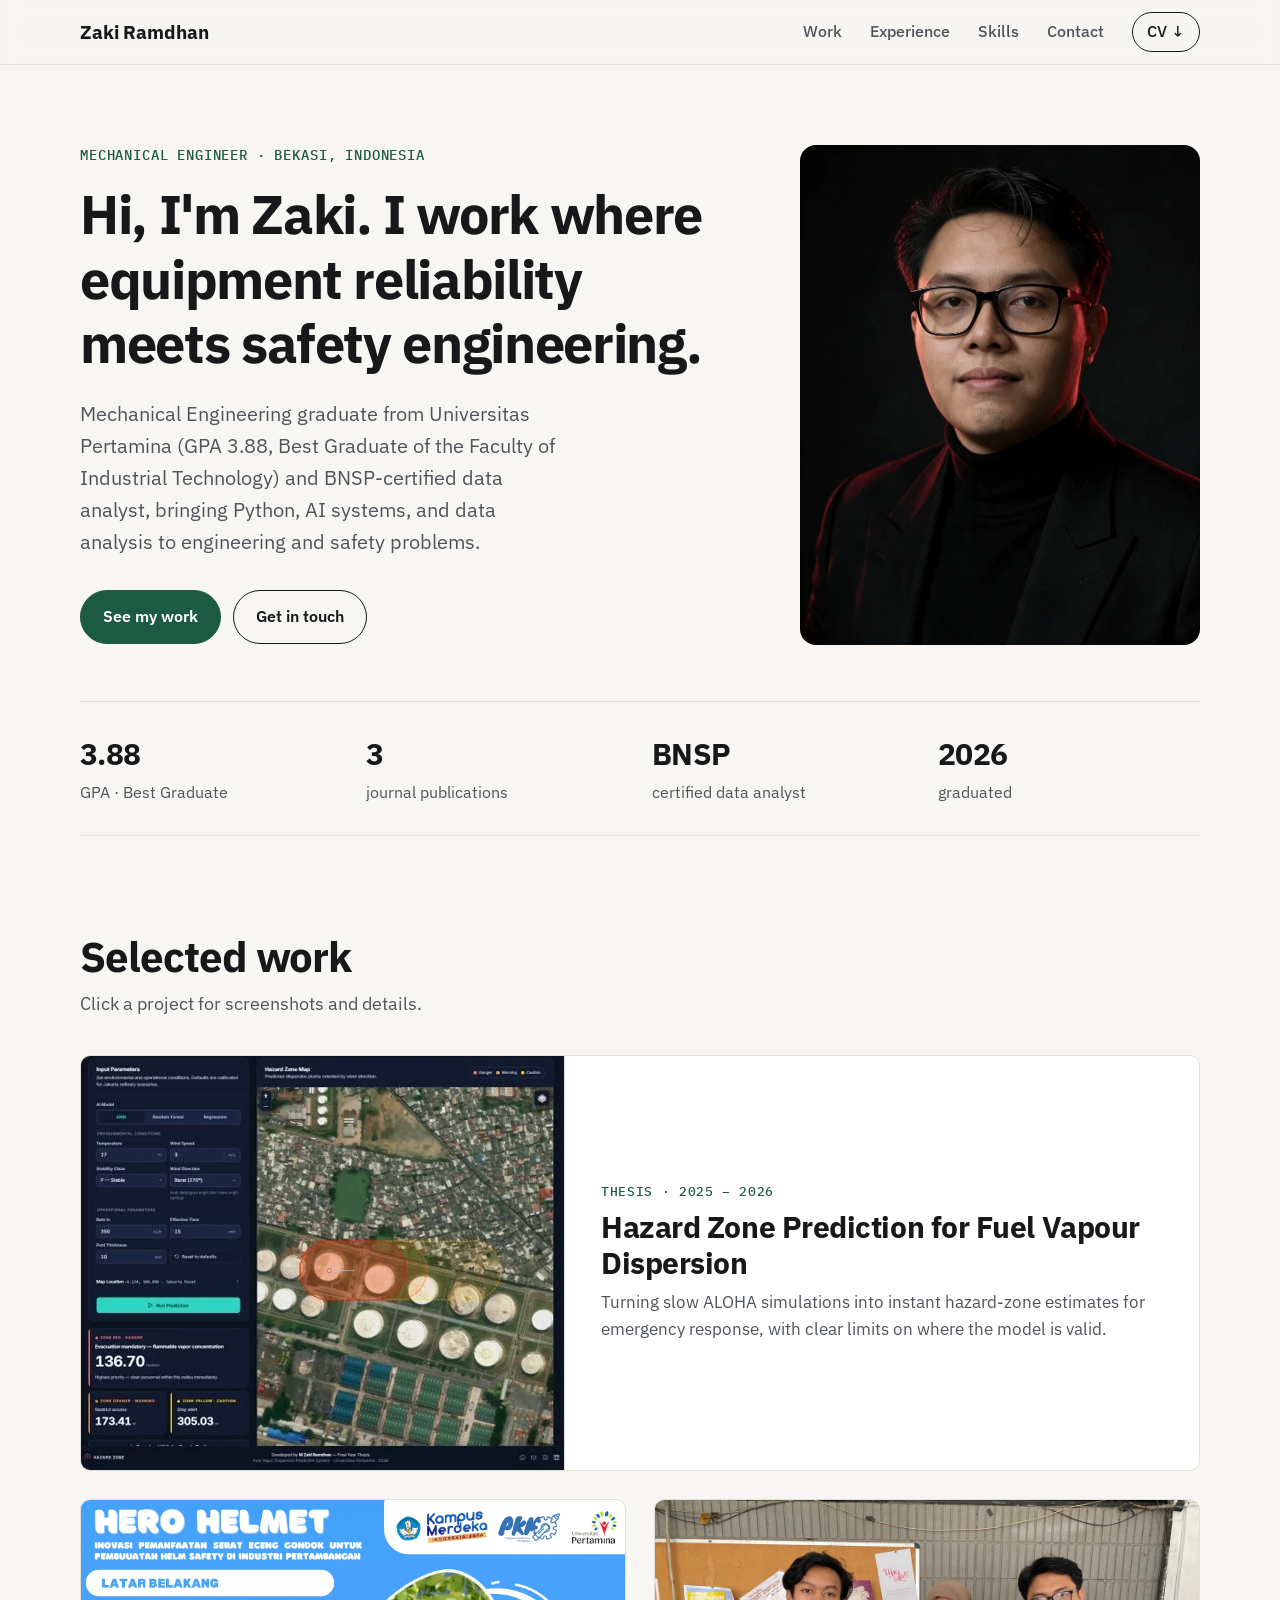
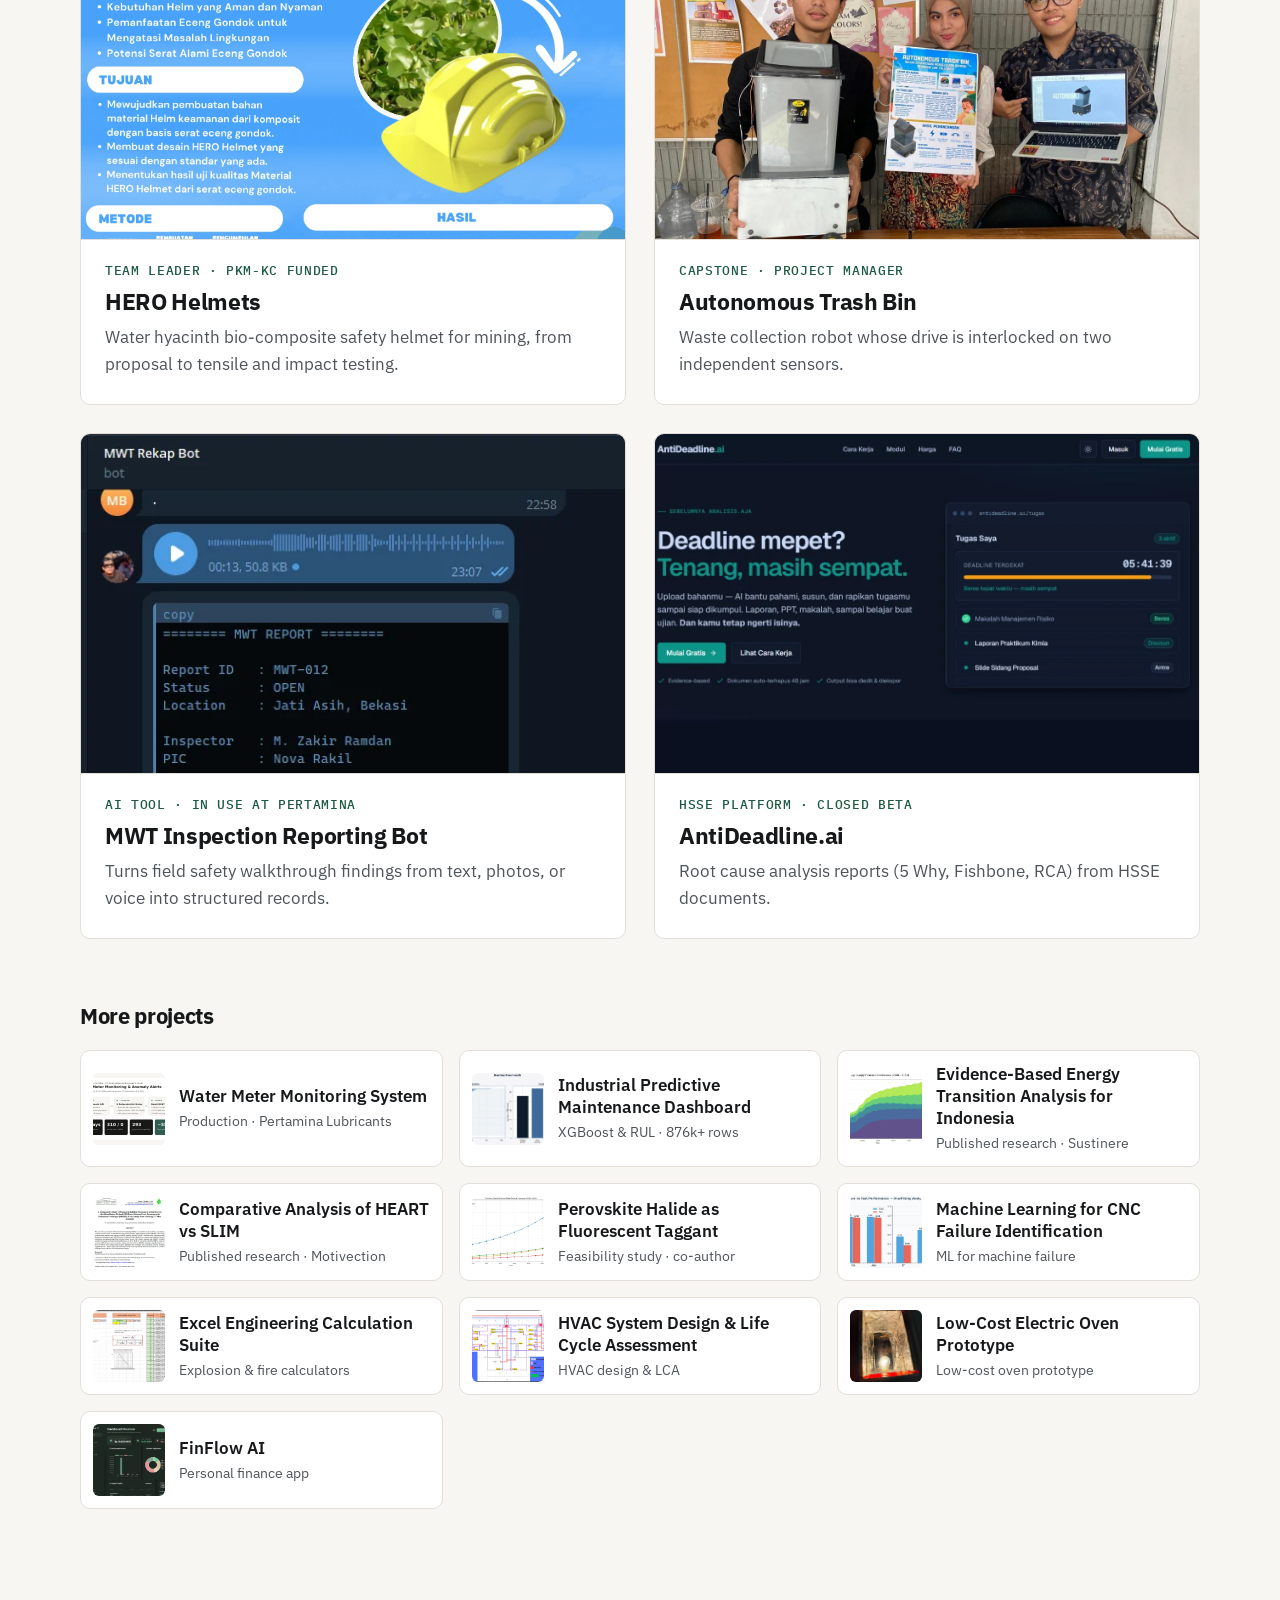
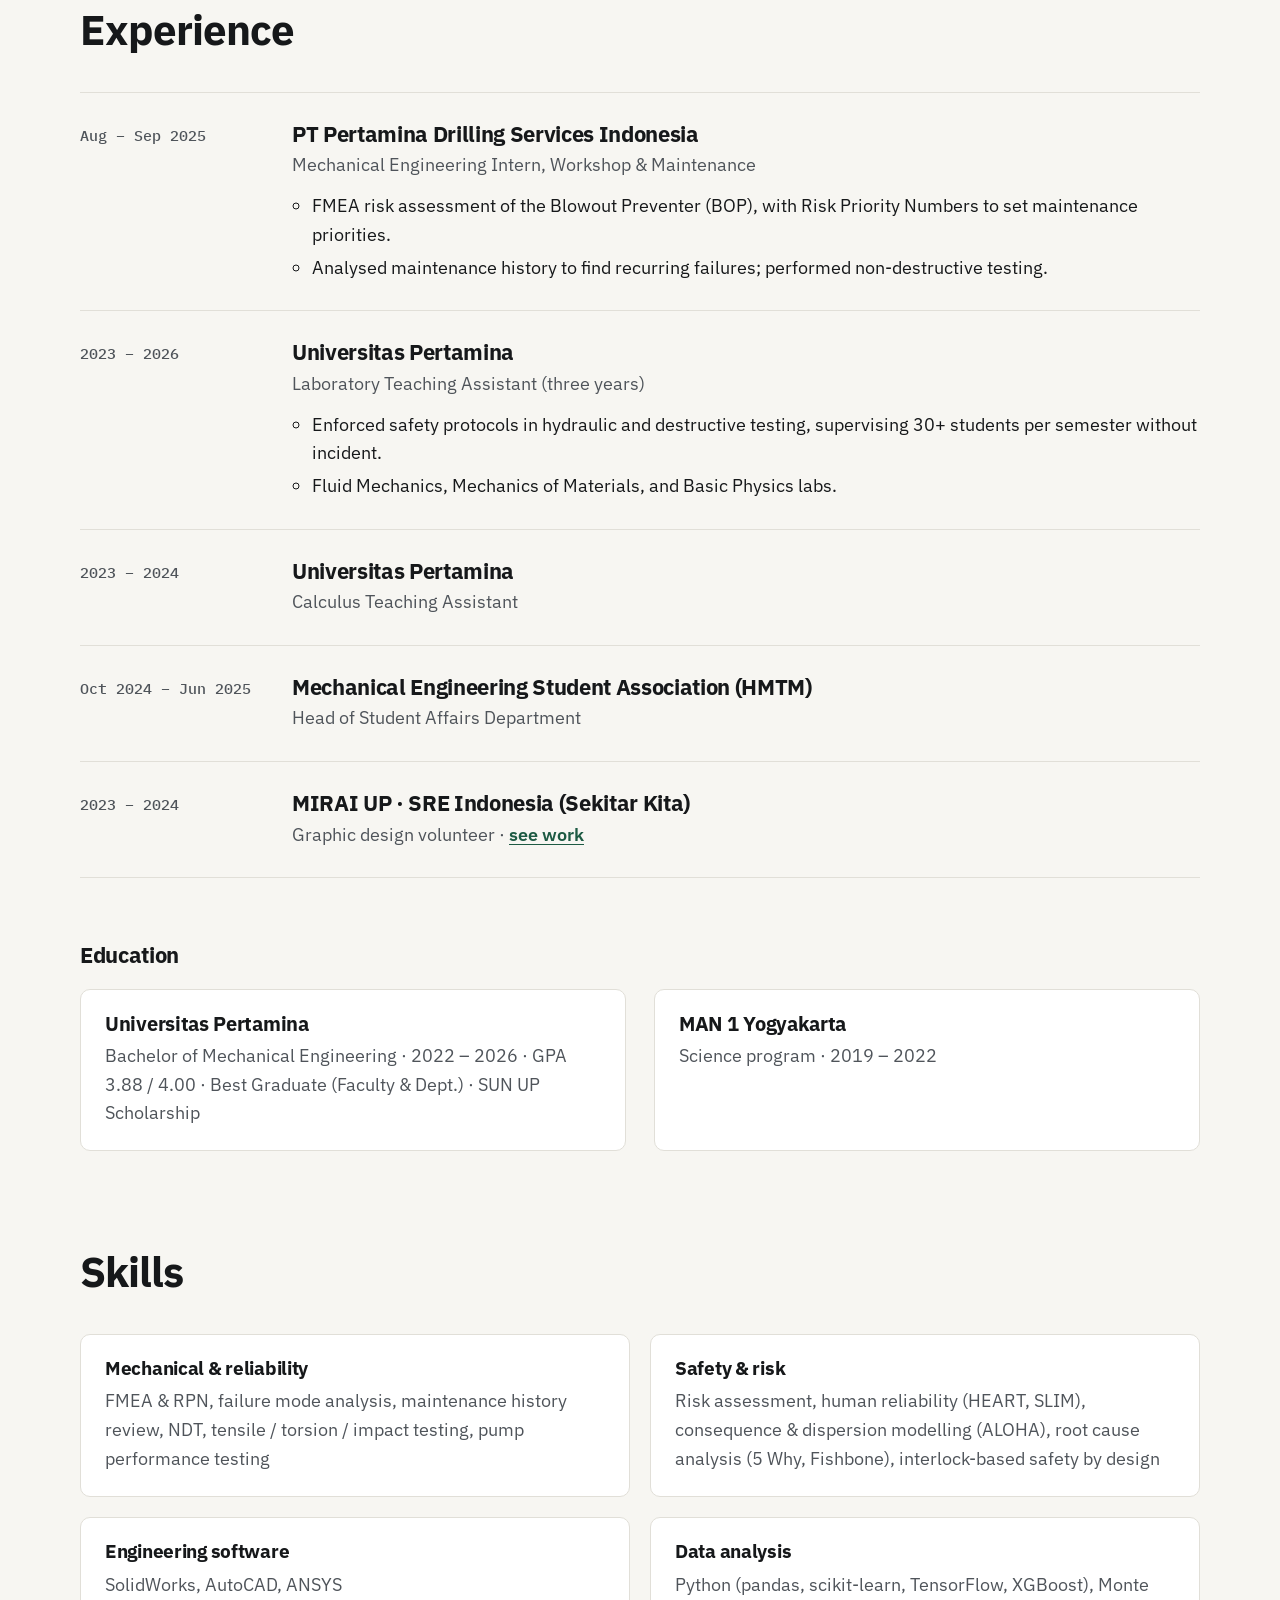
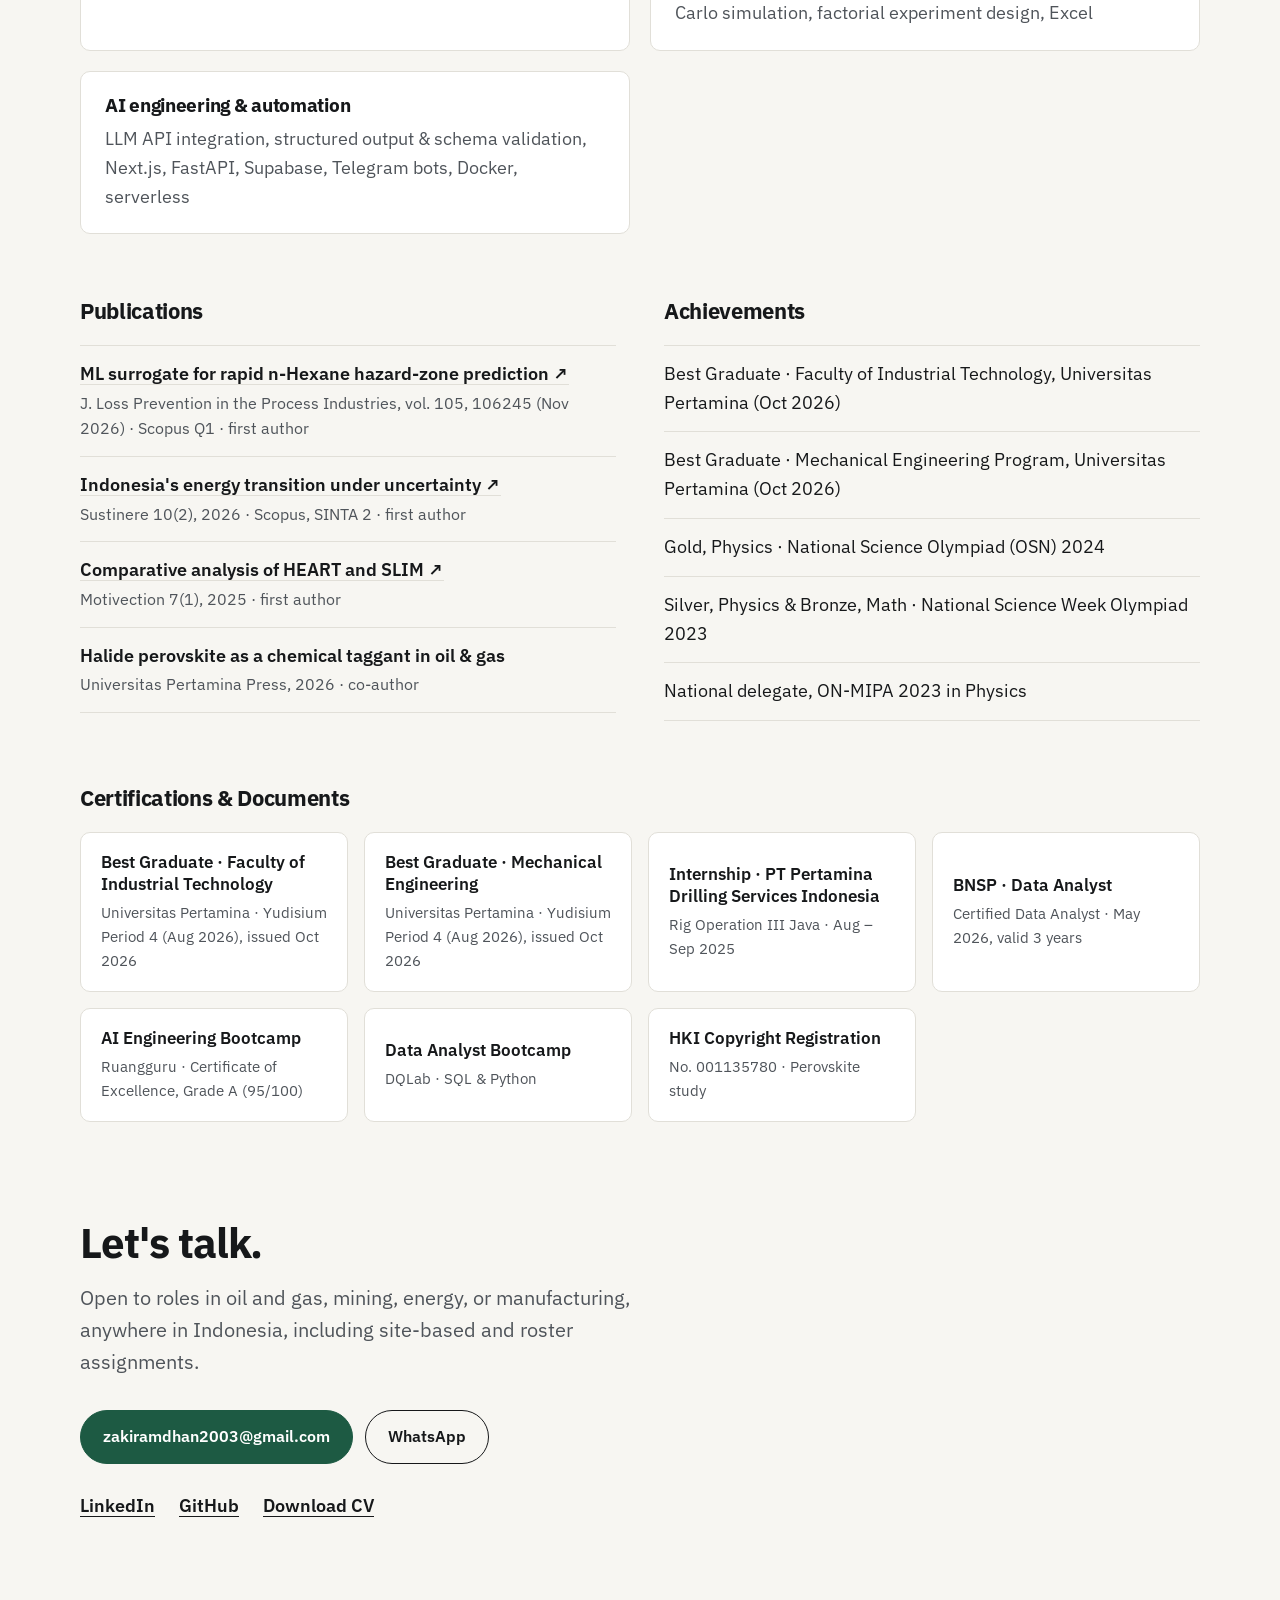
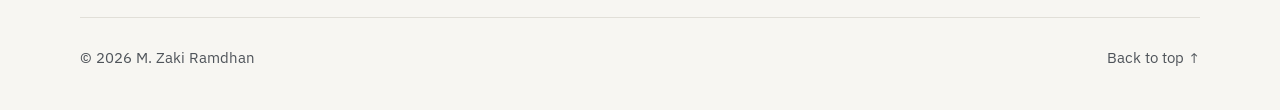
<file: index.html>
<!doctype html>
<html lang="en">
<head>
<meta charset="utf-8">
<meta name="viewport" content="width=device-width, initial-scale=1">
<meta name="robots" content="index,follow">
<meta name="theme-color" content="#f7f6f2">
<title>M. Zaki Ramdhan · Mechanical Engineer</title>
<meta name="description" content="Mechanical engineering graduate working on equipment reliability and safety engineering. Portfolio of M. Zaki Ramdhan.">
<link rel="canonical" href="https://melionidas31.github.io/MZakiRamdhan/">
<link rel="icon" type="image/svg+xml" href="assets/images/favicon.svg">
<meta name="author" content="M. Zaki Ramdhan">
<meta name="google-site-verification" content="bYRb6FwGZghifKfFv3SnJ7q5v4LbWVfI4gbsMY1JTwg">
<meta property="og:type" content="website">
<meta property="og:url" content="https://melionidas31.github.io/MZakiRamdhan/">
<meta property="og:title" content="M. Zaki Ramdhan · Mechanical Engineer">
<meta property="og:description" content="Process safety, reliability, and AI tools.">
<meta property="og:image" content="https://melionidas31.github.io/MZakiRamdhan/assets/images/og-image.png">
<meta name="twitter:card" content="summary_large_image">
<meta name="twitter:title" content="M. Zaki Ramdhan · Mechanical Engineer">
<meta name="twitter:description" content="Process safety, reliability, and AI tools.">
<meta name="twitter:image" content="https://melionidas31.github.io/MZakiRamdhan/assets/images/og-image.png">
<script type="application/ld+json">{"@context":"https://schema.org","@type":"Person","name":"M. Zaki Ramdhan","url":"https://melionidas31.github.io/MZakiRamdhan/","jobTitle":"Mechanical Engineer","alumniOf":"Universitas Pertamina","sameAs":["https://www.linkedin.com/in/m-zaki-ramdhan-bb5885393","https://github.com/Melionidas31"]}</script>
<link rel="preconnect" href="https://fonts.googleapis.com">
<link rel="preconnect" href="https://fonts.gstatic.com" crossorigin>
<link rel="stylesheet" href="https://fonts.googleapis.com/css2?family=IBM+Plex+Mono:wght@500&family=IBM+Plex+Sans:wght@400;500;600;700&display=swap">
<link rel="stylesheet" href="assets/site/site.css?v=2">
<script src="assets/workshop/media-map.js" defer></script>
<script src="assets/workshop/project-data.js" defer></script>
<script src="assets/site/site.js?v=3" defer></script>
</head>
<body>
<a class="skip" href="#main">Skip to content</a>

<header class="topbar">
  <nav class="nav wrap" aria-label="Primary">
    <a class="brand" href="#top">Zaki Ramdhan</a>
    <button class="nav-toggle" aria-expanded="false" aria-controls="nav-menu">Menu</button>
    <div id="nav-menu" class="nav-links">
      <a href="#work">Work</a>
      <a href="#experience">Experience</a>
      <a href="#skills">Skills</a>
      <a href="#contact">Contact</a>
      <a class="nav-cv" href="assets/docs/CV_M_Zaki_Ramdhan.pdf" download>CV ↓</a>
    </div>
  </nav>
</header>

<main id="main">

<section class="hero wrap" id="top">
  <div class="hero-text">
    <p class="kicker">Mechanical Engineer · Bekasi, Indonesia</p>
    <h1>Hi, I'm Zaki. I work where equipment reliability meets safety engineering.</h1>
    <p class="lead">Mechanical Engineering graduate from Universitas Pertamina (GPA 3.88, Best Graduate of the Faculty of Industrial Technology) and BNSP-certified data analyst, bringing Python, AI systems, and data analysis to engineering and safety problems.</p>
    <div class="actions">
      <a class="btn btn-primary" href="#work">See my work</a>
      <a class="btn" href="#contact">Get in touch</a>
    </div>
  </div>
  <img class="hero-photo" src="assets/workshop/media/ElevenLabs_image_seedream-5-pro_Dark%20ultra-re-2fe0f6efb5.webp" alt="Portrait of M. Zaki Ramdhan" width="896" height="1152" fetchpriority="high">
</section>

<div class="wrap">
  <ul class="stats" role="list">
    <li><strong>3.88</strong><span>GPA · Best Graduate</span></li>
    <li><strong>3</strong><span>journal publications</span></li>
    <li><strong>BNSP</strong><span>certified data analyst</span></li>
    <li><strong>2026</strong><span>graduated</span></li>
  </ul>
</div>

<section class="section wrap" id="work">
  <header class="section-head">
    <h2>Selected work</h2>
    <p>Click a project for screenshots and details.</p>
  </header>
  <div class="featured" id="featured"></div>

  <h3 class="sub-head">More projects</h3>
  <div class="more" id="more"></div>
</section>

<section class="section wrap" id="experience">
  <header class="section-head">
    <h2>Experience</h2>
  </header>
  <ol class="timeline" role="list">
    <li>
      <p class="when">Aug – Sep 2025</p>
      <div>
        <h3>PT Pertamina Drilling Services Indonesia</h3>
        <p class="role">Mechanical Engineering Intern, Workshop &amp; Maintenance</p>
        <ul>
          <li>FMEA risk assessment of the Blowout Preventer (BOP), with Risk Priority Numbers to set maintenance priorities.</li>
          <li>Analysed maintenance history to find recurring failures; performed non-destructive testing.</li>
        </ul>
      </div>
    </li>
    <li>
      <p class="when">2023 – 2026</p>
      <div>
        <h3>Universitas Pertamina</h3>
        <p class="role">Laboratory Teaching Assistant (three years)</p>
        <ul>
          <li>Enforced safety protocols in hydraulic and destructive testing, supervising 30+ students per semester without incident.</li>
          <li>Fluid Mechanics, Mechanics of Materials, and Basic Physics labs.</li>
        </ul>
      </div>
    </li>
    <li>
      <p class="when">2023 – 2024</p>
      <div>
        <h3>Universitas Pertamina</h3>
        <p class="role">Calculus Teaching Assistant</p>
      </div>
    </li>
    <li>
      <p class="when">Oct 2024 – Jun 2025</p>
      <div>
        <h3>Mechanical Engineering Student Association (HMTM)</h3>
        <p class="role">Head of Student Affairs Department</p>
      </div>
    </li>
    <li>
      <p class="when">2023 – 2024</p>
      <div>
        <h3>MIRAI UP · SRE Indonesia (Sekitar Kita)</h3>
        <p class="role">Graphic design volunteer · <button class="link-btn" data-project="sekitar-kita">see work</button></p>
      </div>
    </li>
  </ol>

  <div class="edu">
    <h3 class="sub-head">Education</h3>
    <div class="edu-row">
      <div>
        <h4>Universitas Pertamina</h4>
        <p>Bachelor of Mechanical Engineering · 2022 – 2026 · GPA 3.88 / 4.00 · Best Graduate (Faculty &amp; Dept.) · SUN UP Scholarship</p>
      </div>
      <div>
        <h4>MAN 1 Yogyakarta</h4>
        <p>Science program · 2019 – 2022</p>
      </div>
    </div>
  </div>
</section>

<section class="section wrap" id="skills">
  <header class="section-head">
    <h2>Skills</h2>
  </header>
  <div class="skills">
    <div>
      <h3>Mechanical &amp; reliability</h3>
      <p>FMEA &amp; RPN, failure mode analysis, maintenance history review, NDT, tensile / torsion / impact testing, pump performance testing</p>
    </div>
    <div>
      <h3>Safety &amp; risk</h3>
      <p>Risk assessment, human reliability (HEART, SLIM), consequence &amp; dispersion modelling (ALOHA), root cause analysis (5 Why, Fishbone), interlock-based safety by design</p>
    </div>
    <div>
      <h3>Engineering software</h3>
      <p>SolidWorks, AutoCAD, ANSYS</p>
    </div>
    <div>
      <h3>Data analysis</h3>
      <p>Python (pandas, scikit-learn, TensorFlow, XGBoost), Monte Carlo simulation, factorial experiment design, Excel</p>
    </div>
    <div>
      <h3>AI engineering &amp; automation</h3>
      <p>LLM API integration, structured output &amp; schema validation, Next.js, FastAPI, Supabase, Telegram bots, Docker, serverless</p>
    </div>
  </div>

  <div class="two-col">
    <div>
      <h3 class="sub-head">Publications</h3>
      <ul class="plain" role="list">
        <li>
          <a href="https://doi.org/10.1016/j.jlp.2026.106245" target="_blank" rel="noopener noreferrer">ML surrogate for rapid n-Hexane hazard-zone prediction ↗</a>
          <span>J. Loss Prevention in the Process Industries, vol. 105, 106245 (Nov 2026) · Scopus Q1 · first author</span>
        </li>
        <li>
          <a href="https://doi.org/10.22515/8h4rm359" target="_blank" rel="noopener noreferrer">Indonesia's energy transition under uncertainty ↗</a>
          <span>Sustinere 10(2), 2026 · Scopus, SINTA 2 · first author</span>
        </li>
        <li>
          <a href="https://doi.org/10.46574/motivection.v7i1.431" target="_blank" rel="noopener noreferrer">Comparative analysis of HEART and SLIM ↗</a>
          <span>Motivection 7(1), 2025 · first author</span>
        </li>
        <li>
          <strong>Halide perovskite as a chemical taggant in oil &amp; gas</strong>
          <span>Universitas Pertamina Press, 2026 · co-author</span>
        </li>
      </ul>
    </div>
    <div>
      <h3 class="sub-head">Achievements</h3>
      <ul class="plain" role="list">
        <li>Best Graduate · Faculty of Industrial Technology, Universitas Pertamina (Oct 2026)</li>
        <li>Best Graduate · Mechanical Engineering Program, Universitas Pertamina (Oct 2026)</li>
        <li>Gold, Physics · National Science Olympiad (OSN) 2024</li>
        <li>Silver, Physics &amp; Bronze, Math · National Science Week Olympiad 2023</li>
        <li>National delegate, ON-MIPA 2023 in Physics</li>
      </ul>
    </div>
  </div>

  <h3 class="sub-head">Certifications &amp; Documents</h3>
  <ul class="certs" role="list">
    <li><button data-cert="assets/images/certs/best-graduate-faculty.webp"><strong>Best Graduate · Faculty of Industrial Technology</strong><span>Universitas Pertamina · Yudisium Period 4 (Aug 2026), issued Oct 2026</span></button></li>
    <li><button data-cert="assets/images/certs/best-graduate-dept.webp"><strong>Best Graduate · Mechanical Engineering</strong><span>Universitas Pertamina · Yudisium Period 4 (Aug 2026), issued Oct 2026</span></button></li>
    <li><button data-cert="assets/images/certs/internship-pdsi.webp"><strong>Internship · PT Pertamina Drilling Services Indonesia</strong><span>Rig Operation III Java · Aug – Sep 2025</span></button></li>
    <li><button data-cert="assets/workshop/media/credential%20BNSP-360c33ccd3.webp"><strong>BNSP · Data Analyst</strong><span>Certified Data Analyst · May 2026, valid 3 years</span></button></li>
    <li><button data-cert="assets/workshop/media/Certificate%20of%20Excellence%20Brainacademy-29a09f969d.webp"><strong>AI Engineering Bootcamp</strong><span>Ruangguru · Certificate of Excellence, Grade A (95/100)</span></button></li>
    <li><button data-cert="assets/workshop/media/certificate-Dqlab%20data%20analyst-25b4b3a04a.webp"><strong>Data Analyst Bootcamp</strong><span>DQLab · SQL &amp; Python</span></button></li>
    <li><button data-cert="assets/workshop/media/hakcipta%20untuk%20projekl%201-47c7591753.webp"><strong>HKI Copyright Registration</strong><span>No. 001135780 · Perovskite study</span></button></li>
  </ul>
</section>

<section class="section contact wrap" id="contact">
  <h2>Let's talk.</h2>
  <p class="lead">Open to roles in oil and gas, mining, energy, or manufacturing, anywhere in Indonesia, including site-based and roster assignments.</p>
  <div class="actions">
    <a class="btn btn-primary" href="mailto:zakiramdhan2003@gmail.com">zakiramdhan2003@gmail.com</a>
    <a class="btn" href="https://wa.me/6288294564591" target="_blank" rel="noopener noreferrer">WhatsApp</a>
  </div>
  <p class="links">
    <a href="https://www.linkedin.com/in/m-zaki-ramdhan-bb5885393" target="_blank" rel="noopener noreferrer">LinkedIn</a>
    <a href="https://github.com/Melionidas31" target="_blank" rel="noopener noreferrer">GitHub</a>
    <a href="assets/docs/CV_M_Zaki_Ramdhan.pdf" download>Download CV</a>
  </p>
</section>

</main>

<footer class="wrap footer">
  <p>© 2026 M. Zaki Ramdhan</p>
  <a href="#top">Back to top ↑</a>
</footer>

<dialog id="modal" aria-labelledby="modal-title">
  <div class="modal-inner">
    <button class="modal-close" aria-label="Close">×</button>
    <p id="modal-role" class="kicker"></p>
    <h2 id="modal-title"></h2>
    <div class="stage"></div>
    <div class="stage-nav">
      <button id="prev" aria-label="Previous image">←</button>
      <span id="count" aria-live="polite"></span>
      <button id="next" aria-label="Next image">→</button>
    </div>
    <div id="modal-body"></div>
    <p id="modal-link"></p>
  </div>
</dialog>
</body>
</html>
</file>
<file: assets/site/site.css>
:root {
  --bg: #f7f6f2;
  --surface: #ffffff;
  --ink: #16181a;
  --muted: #4f545a;
  --line: #e1dfd8;
  --accent: #1d5a43;
  --accent-soft: #e4eee8;
  --sans: "IBM Plex Sans", system-ui, -apple-system, "Segoe UI", Roboto, sans-serif;
  --mono: "IBM Plex Mono", ui-monospace, Menlo, Consolas, monospace;
  --radius: 10px;
}

* { box-sizing: border-box; }
html { scroll-behavior: smooth; scroll-padding-top: 80px; }
body {
  margin: 0;
  background: var(--bg);
  color: var(--ink);
  font: 400 18px/1.6 var(--sans);
  -webkit-font-smoothing: antialiased;
  text-rendering: optimizeLegibility;
}
img { max-width: 100%; display: block; }
a { color: inherit; }
button { font: inherit; color: inherit; cursor: pointer; }
h1, h2, h3, h4 { margin: 0; line-height: 1.2; letter-spacing: -0.015em; }
p { margin: 0; }

.wrap { width: min(1120px, 100% - 48px); margin-inline: auto; }
.skip { position: absolute; left: -9999px; }
.skip:focus { left: 16px; top: 16px; z-index: 100; background: var(--ink); color: #fff; padding: 8px 14px; border-radius: 6px; }
:focus-visible { outline: 2px solid var(--accent); outline-offset: 3px; }

/* Nav */
.topbar {
  position: sticky; top: 0; z-index: 20;
  background: rgba(247, 246, 242, 0.9);
  backdrop-filter: blur(8px);
  border-bottom: 1px solid var(--line);
}
.nav { display: flex; align-items: center; justify-content: space-between; height: 64px; }
.brand { font-weight: 700; font-size: 19px; text-decoration: none; }
.nav-links { display: flex; align-items: center; gap: 28px; }
.nav-links a { text-decoration: none; font-weight: 500; font-size: 16px; color: var(--muted); }
.nav-links a:hover, .nav-links a[aria-current] { color: var(--ink); }
.nav-links .nav-cv { color: var(--ink); border: 1.5px solid var(--ink); padding: 6px 14px; border-radius: 999px; }
.nav-links .nav-cv:hover { background: var(--ink); color: #fff; }
.nav-toggle { display: none; background: none; border: 1.5px solid var(--ink); border-radius: 999px; padding: 6px 14px; font-weight: 600; font-size: 15px; }

/* Hero */
.hero {
  display: grid; grid-template-columns: 1.5fr 1fr; gap: 64px; align-items: center;
  padding: 80px 0 56px;
}
.kicker { font: 500 14px/1.4 var(--mono); color: var(--accent); text-transform: uppercase; letter-spacing: 0.06em; }
.hero h1 { font-size: clamp(34px, 4.6vw, 54px); font-weight: 700; margin: 16px 0 22px; letter-spacing: -0.025em; }
.lead { font-size: 20px; color: var(--muted); max-width: 40ch; }
.actions { display: flex; flex-wrap: wrap; gap: 12px; margin-top: 32px; }
.btn {
  display: inline-flex; align-items: center; gap: 8px;
  padding: 13px 22px; border-radius: 999px;
  border: 1.5px solid var(--ink); background: transparent;
  font-weight: 600; font-size: 16px; text-decoration: none;
  transition: background .15s, color .15s;
}
.btn:hover { background: var(--ink); color: #fff; }
.btn-primary { background: var(--accent); border-color: var(--accent); color: #fff; }
.btn-primary:hover { background: #154533; border-color: #154533; }
.hero-photo {
  width: 100%; height: auto; aspect-ratio: 4 / 5; object-fit: cover; object-position: 50% 30%;
  border-radius: 16px; background: #ddd;
  max-width: 400px; justify-self: end;
}

/* Stats */
.stats {
  list-style: none; margin: 0; padding: 28px 0;
  display: grid; grid-template-columns: repeat(4, 1fr); gap: 24px;
  border-top: 1px solid var(--line); border-bottom: 1px solid var(--line);
}
.stats strong { display: block; font-size: 30px; font-weight: 700; letter-spacing: -0.02em; }
.stats span { color: var(--muted); font-size: 16px; }

/* Sections */
.section { padding: 96px 0 0; }
.section-head { margin-bottom: 36px; }
.section-head h2, .contact h2 { font-size: clamp(30px, 3.6vw, 42px); font-weight: 700; letter-spacing: -0.025em; }
.section-head p { color: var(--muted); margin-top: 8px; }
.sub-head { font-size: 22px; font-weight: 700; margin: 64px 0 20px; }

/* Featured projects */
.featured { display: grid; grid-template-columns: repeat(2, 1fr); gap: 28px; }
.card {
  display: flex; flex-direction: column; text-align: left;
  background: var(--surface); border: 1px solid var(--line); border-radius: var(--radius);
  padding: 0; overflow: hidden;
  transition: border-color .15s, transform .15s, box-shadow .15s;
}
.card:hover { border-color: #c9c6bc; transform: translateY(-2px); box-shadow: 0 8px 24px rgba(0,0,0,.06); }
.card img { width: 100%; aspect-ratio: 16 / 10; object-fit: cover; object-position: top; background: #eceae4; border-bottom: 1px solid var(--line); }
.card-body { padding: 22px 24px 26px; }
.card .tag { font: 500 13px/1.4 var(--mono); color: var(--accent); text-transform: uppercase; letter-spacing: 0.05em; }
.card h3 { font-size: 23px; font-weight: 700; margin: 8px 0 8px; }
.card p.sum { color: var(--muted); font-size: 17px; }
.featured .card:first-child { grid-column: 1 / -1; flex-direction: row; }
.featured .card:first-child img { width: 58%; aspect-ratio: auto; min-height: 340px; border-bottom: 0; border-right: 1px solid var(--line); }
.featured .card:first-child .card-body { align-self: center; padding: 36px; }
.featured .card:first-child h3 { font-size: 30px; }

/* More projects */
.more { display: grid; grid-template-columns: repeat(3, 1fr); gap: 16px; }
.mini {
  display: flex; gap: 14px; align-items: center; text-align: left;
  background: var(--surface); border: 1px solid var(--line); border-radius: var(--radius);
  padding: 12px;
  transition: border-color .15s;
}
.mini:hover { border-color: #b9b6ab; }
.mini img { width: 72px; height: 72px; flex: none; object-fit: cover; border-radius: 6px; background: #eceae4; }
.mini strong { display: block; font-size: 17px; font-weight: 600; line-height: 1.3; }
.mini span { display: block; font-size: 14px; color: var(--muted); margin-top: 3px; }

/* Timeline */
.timeline { list-style: none; margin: 0; padding: 0; }
.timeline > li {
  display: grid; grid-template-columns: 180px 1fr; gap: 32px;
  padding: 28px 0; border-top: 1px solid var(--line);
}
.timeline > li:last-child { border-bottom: 1px solid var(--line); }
.when { font: 500 15px/1.6 var(--mono); color: var(--muted); padding-top: 3px; }
.timeline h3 { font-size: 22px; font-weight: 700; }
.role { color: var(--muted); margin-top: 4px; }
.timeline ul { margin: 12px 0 0; padding-left: 20px; }
.timeline ul li { margin-top: 4px; }
.link-btn { background: none; border: 0; padding: 0; color: var(--accent); font-weight: 600; text-decoration: underline; text-underline-offset: 3px; }

.edu-row { display: grid; grid-template-columns: 1fr 1fr; gap: 28px; }
.edu-row > div, .skills > div {
  background: var(--surface); border: 1px solid var(--line); border-radius: var(--radius); padding: 22px 24px;
}
.edu h4 { font-size: 20px; font-weight: 700; }
.edu p { color: var(--muted); margin-top: 6px; }

/* Skills */
.skills { display: grid; grid-template-columns: repeat(2, 1fr); gap: 20px; }
.skills h3 { font-size: 19px; font-weight: 700; margin-bottom: 8px; }
.skills p { color: var(--muted); }

.two-col { display: grid; grid-template-columns: 1fr 1fr; gap: 48px; }
.plain { list-style: none; margin: 0; padding: 0; }
.plain li { padding: 14px 0; border-top: 1px solid var(--line); }
.plain li:last-child { border-bottom: 1px solid var(--line); }
.plain a, .plain strong { font-weight: 600; text-decoration-color: var(--line); text-underline-offset: 4px; }
.plain a:hover { text-decoration-color: currentColor; }
.plain span { display: block; color: var(--muted); font-size: 16px; margin-top: 2px; }

.certs { list-style: none; margin: 0; padding: 0; display: grid; grid-template-columns: repeat(4, 1fr); gap: 16px; }
.certs button {
  width: 100%; height: 100%; text-align: left;
  background: var(--surface); border: 1px solid var(--line); border-radius: var(--radius); padding: 18px 20px;
}
.certs button:hover { border-color: #b9b6ab; }
.certs strong { display: block; font-size: 17px; font-weight: 600; line-height: 1.3; }
.certs span { display: block; color: var(--muted); font-size: 15px; margin-top: 6px; }

/* Contact */
.contact { padding-bottom: 96px; }
.contact .lead { margin-top: 14px; max-width: 46ch; }
.links { display: flex; gap: 24px; margin-top: 28px; flex-wrap: wrap; }
.links a { font-weight: 600; text-underline-offset: 4px; }

.footer {
  display: flex; justify-content: space-between; padding: 28px 0 40px;
  border-top: 1px solid var(--line); color: var(--muted); font-size: 15px;
}
.footer a { text-decoration: none; }

/* Modal */
dialog {
  width: min(920px, 100% - 32px); max-height: calc(100vh - 48px);
  padding: 0; border: 0; border-radius: 14px;
  background: var(--surface); color: var(--ink);
}
dialog::backdrop { background: rgba(15, 17, 18, 0.6); }
.modal-inner { position: relative; padding: 36px 40px 40px; }
.modal-close {
  position: absolute; top: 14px; right: 16px;
  width: 40px; height: 40px; border-radius: 50%;
  background: var(--bg); border: 1px solid var(--line); font-size: 24px; line-height: 1;
}
#modal-title { font-size: 30px; font-weight: 700; margin: 8px 48px 22px 0; }
.stage { background: #eceae4; border-radius: 8px; overflow: hidden; display: grid; place-items: center; min-height: 240px; }
.stage img, .stage video { width: 100%; max-height: 62vh; object-fit: contain; }
.stage-nav { display: flex; align-items: center; justify-content: center; gap: 18px; margin: 14px 0 24px; }
.stage-nav button { width: 42px; height: 42px; border-radius: 50%; border: 1.5px solid var(--ink); background: none; font-size: 18px; }
.stage-nav button:disabled { opacity: .3; cursor: default; }
.stage-nav[hidden] { display: none; }
#count { font: 500 14px var(--mono); color: var(--muted); min-width: 56px; text-align: center; }
#modal-body p { margin-bottom: 12px; }
#modal-body ul { margin: 0 0 12px; padding-left: 20px; }
#modal-body li { margin-top: 6px; }
#modal-link a { color: var(--accent); font-weight: 600; text-underline-offset: 4px; }

/* Responsive */
@media (max-width: 900px) {
  .hero { grid-template-columns: 1fr; gap: 28px; padding-top: 40px; }
  .hero-photo { order: -1; justify-self: start; width: 132px; aspect-ratio: 1; border-radius: 50%; object-position: 50% 28%; }
  .featured { grid-template-columns: 1fr; }
  .featured .card:first-child { flex-direction: column; }
  .featured .card:first-child img { width: 100%; min-height: 0; aspect-ratio: 16 / 10; border-right: 0; border-bottom: 1px solid var(--line); }
  .featured .card:first-child .card-body { padding: 22px 24px 26px; }
  .featured .card:first-child h3 { font-size: 23px; }
  .more { grid-template-columns: 1fr 1fr; }
  .certs { grid-template-columns: 1fr 1fr; }
  .stats { grid-template-columns: 1fr 1fr; }
}
@media (max-width: 680px) {
  body { font-size: 17px; }
  .wrap { width: calc(100% - 32px); }
  .nav-toggle { display: block; }
  .nav-links {
    display: none; position: absolute; top: 64px; left: 0; right: 0;
    flex-direction: column; align-items: flex-start; gap: 0;
    background: var(--bg); border-bottom: 1px solid var(--line); padding: 8px 16px 16px;
  }
  .nav-links.open { display: flex; }
  .nav-links a { padding: 12px 0; font-size: 18px; width: 100%; }
  .nav-links .nav-cv { width: auto; margin-top: 8px; padding: 8px 16px; }
  .lead { font-size: 18px; }
  .section { padding-top: 72px; }
  .more, .certs, .edu-row, .skills, .two-col { grid-template-columns: 1fr; }
  .two-col { gap: 0; }
  .timeline > li { grid-template-columns: 1fr; gap: 6px; }
  .modal-inner { padding: 28px 20px 28px; }
  #modal-title { font-size: 24px; }
}
@media (prefers-reduced-motion: reduce) {
  html { scroll-behavior: auto; }
  * { transition: none !important; }
}
</file>
